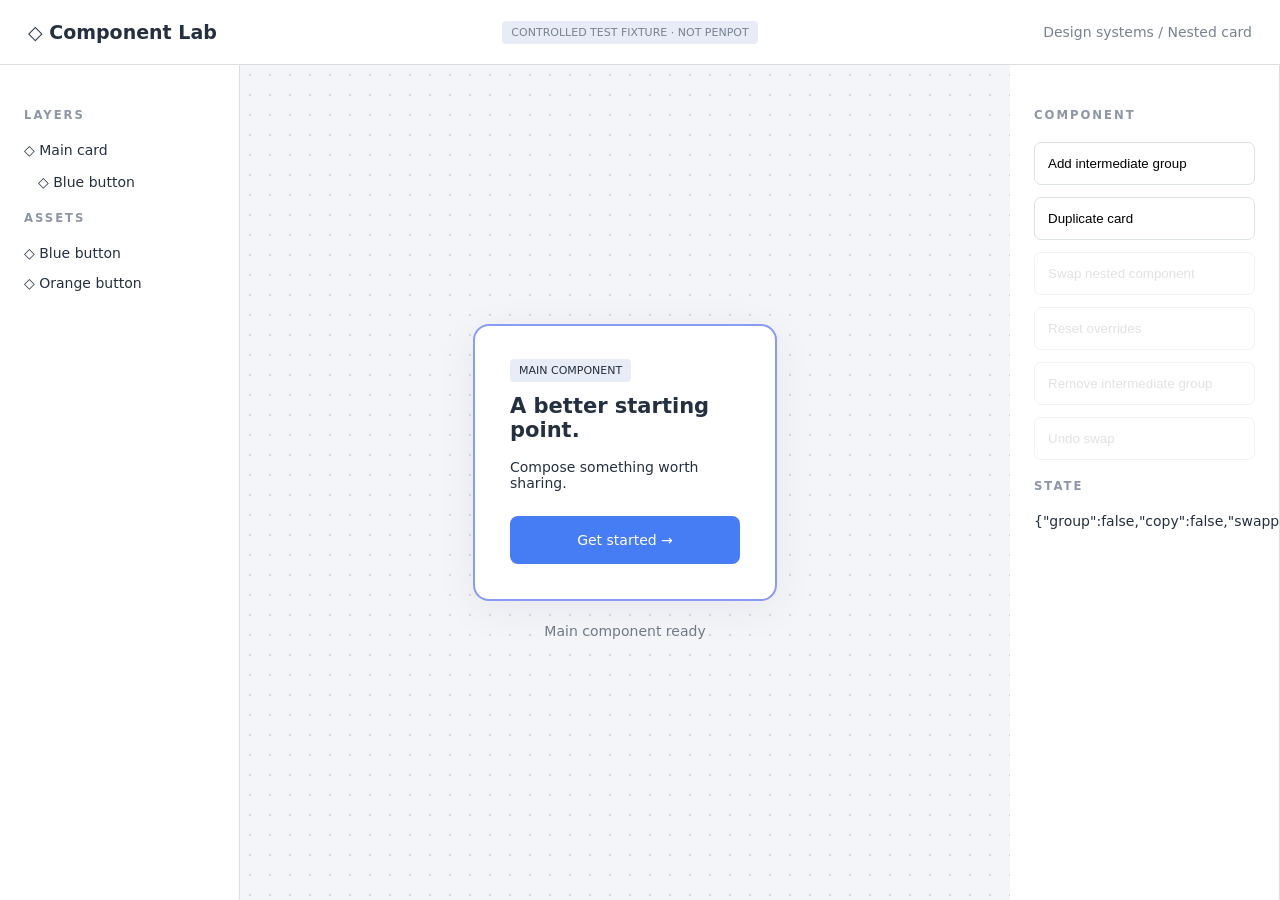
<file: .swarmci/swarmci/static/fixture.html>
<!doctype html><html><head><meta charset="utf-8"><title>Component Lab · controlled fixture</title><style>
*{box-sizing:border-box}body{margin:0;background:#f4f5f8;color:#243040;font:14px system-ui}header{height:65px;background:#fff;border-bottom:1px solid #ddd;display:flex;align-items:center;padding:0 28px;gap:25px}header b{font-size:19px}header span{margin-left:auto;color:#788291}main{display:grid;grid-template-columns:240px 1fr 270px;height:calc(100vh - 65px)}aside{background:white;padding:24px;border-right:1px solid #ddd}h5{letter-spacing:2px;color:#8d96a4}button{display:block;width:100%;padding:13px;border:1px solid #dce0e7;border-radius:7px;background:white;margin:12px 0;cursor:pointer;text-align:left}button:hover{background:#f0f4ff;border-color:#637ef3}button:disabled{opacity:.4;cursor:default}#canvas{background-image:radial-gradient(#d1d7df 1px,transparent 1px);background-size:20px 20px;display:flex;align-items:center;justify-content:center;flex-direction:column;gap:24px}.card{padding:35px;background:white;border-radius:14px;width:300px;box-shadow:0 8px 40px #25345813;outline:2px solid #889cf7}.component{margin:25px 0 0;background:#467df4;color:white;padding:16px;border-radius:8px;text-align:center}.orange{background:#ef9940}#error{position:absolute;inset:65px 0 0;background:#fff2f1;display:none;align-items:center;justify-content:center;flex-direction:column}#error h1{font-size:40px;color:#b74848}.tag{font-size:11px;background:#e8ecf6;padding:5px 9px;border-radius:4px}#stage{color:#6e7a89}</style></head><body>
<header><b>◇ Component Lab</b><span class="tag">CONTROLLED TEST FIXTURE · NOT PENPOT</span><span>Design systems / Nested card</span></header><main><aside><h5>LAYERS</h5><div id="layers"></div><h5>ASSETS</h5><p>◇ Blue button</p><p>◇ Orange button</p></aside><section id="canvas"><div class="card"><span class="tag">MAIN COMPONENT</span><h2>A better starting point.</h2><p>Compose something worth sharing.</p><div class="component">Get started →</div></div><div class="card" id="copy" style="display:none"><span class="tag">INSTANCE</span><h2>A better starting point.</h2><p>Compose something worth sharing.</p><div class="component" id="nested">Get started →</div></div><span id="stage"></span></section><aside><h5>COMPONENT</h5><button data-testid="group" onclick="act('group')">Add intermediate group</button><button data-testid="duplicate" onclick="act('duplicate')">Duplicate card</button><button data-testid="swap" onclick="act('swap')">Swap nested component</button><button data-testid="reset" onclick="act('reset')">Reset overrides</button><button data-testid="ungroup" onclick="act('ungroup')">Remove intermediate group</button><button data-testid="undo" onclick="act('undo')">Undo swap</button><h5>STATE</h5><p id="detail"></p></aside></main><section id="error" data-testid="error"><span>⚠</span><h1>Something went wrong.</h1><p>Referential integrity error: missing swap slot.</p><code>invalid-shape-id</code></section>
<script>
let s={group:false,copy:false,swapped:false,broken:false};const fixed=new URLSearchParams(location.search).get('fixed')==='1';
function act(a){if(a==='group')s.group=true;if(a==='duplicate')s.copy=true;if(a==='swap')s.swapped=true;if(a==='ungroup')s.group=false;if(a==='undo')s.swapped=false;if(a==='reset'){if(s.group&&s.copy&&s.swapped&&!fixed){s.broken=true;console.error('invalid-shape-id: missing swap slot')}else s.swapped=false}render()}
function render(){document.querySelector('#copy').style.display=s.copy?'block':'none';document.querySelector('#nested').className='component'+(s.swapped?' orange':'');document.querySelector('#nested').textContent=s.swapped?'Try something new →':'Get started →';document.querySelector('#layers').innerHTML='◇ Main card<br><br>　'+(s.group?'▣ Group<br><br>　　':'')+'◇ Blue button'+(s.copy?'<br><br>◇ Card instance':'');document.querySelector('#detail').textContent=JSON.stringify(s);document.querySelector('#stage').textContent=stage();for(const [k,v] of Object.entries({group:s.group,duplicate:s.copy,swap:!s.copy||s.swapped,reset:!s.swapped,ungroup:!s.group,undo:!s.swapped}))document.querySelector('[data-testid="'+k+'"]').disabled=v;document.querySelector('#error').style.display=s.broken?'flex':'none'}
function stage(){return s.broken?'Error page':s.swapped?'Nested component swapped':s.copy?'Card duplicated':s.group?'Intermediate group added':'Main component ready'}
window.__swarmState=()=>({...s,stage:stage()});render();
</script></body></html>
</file>
